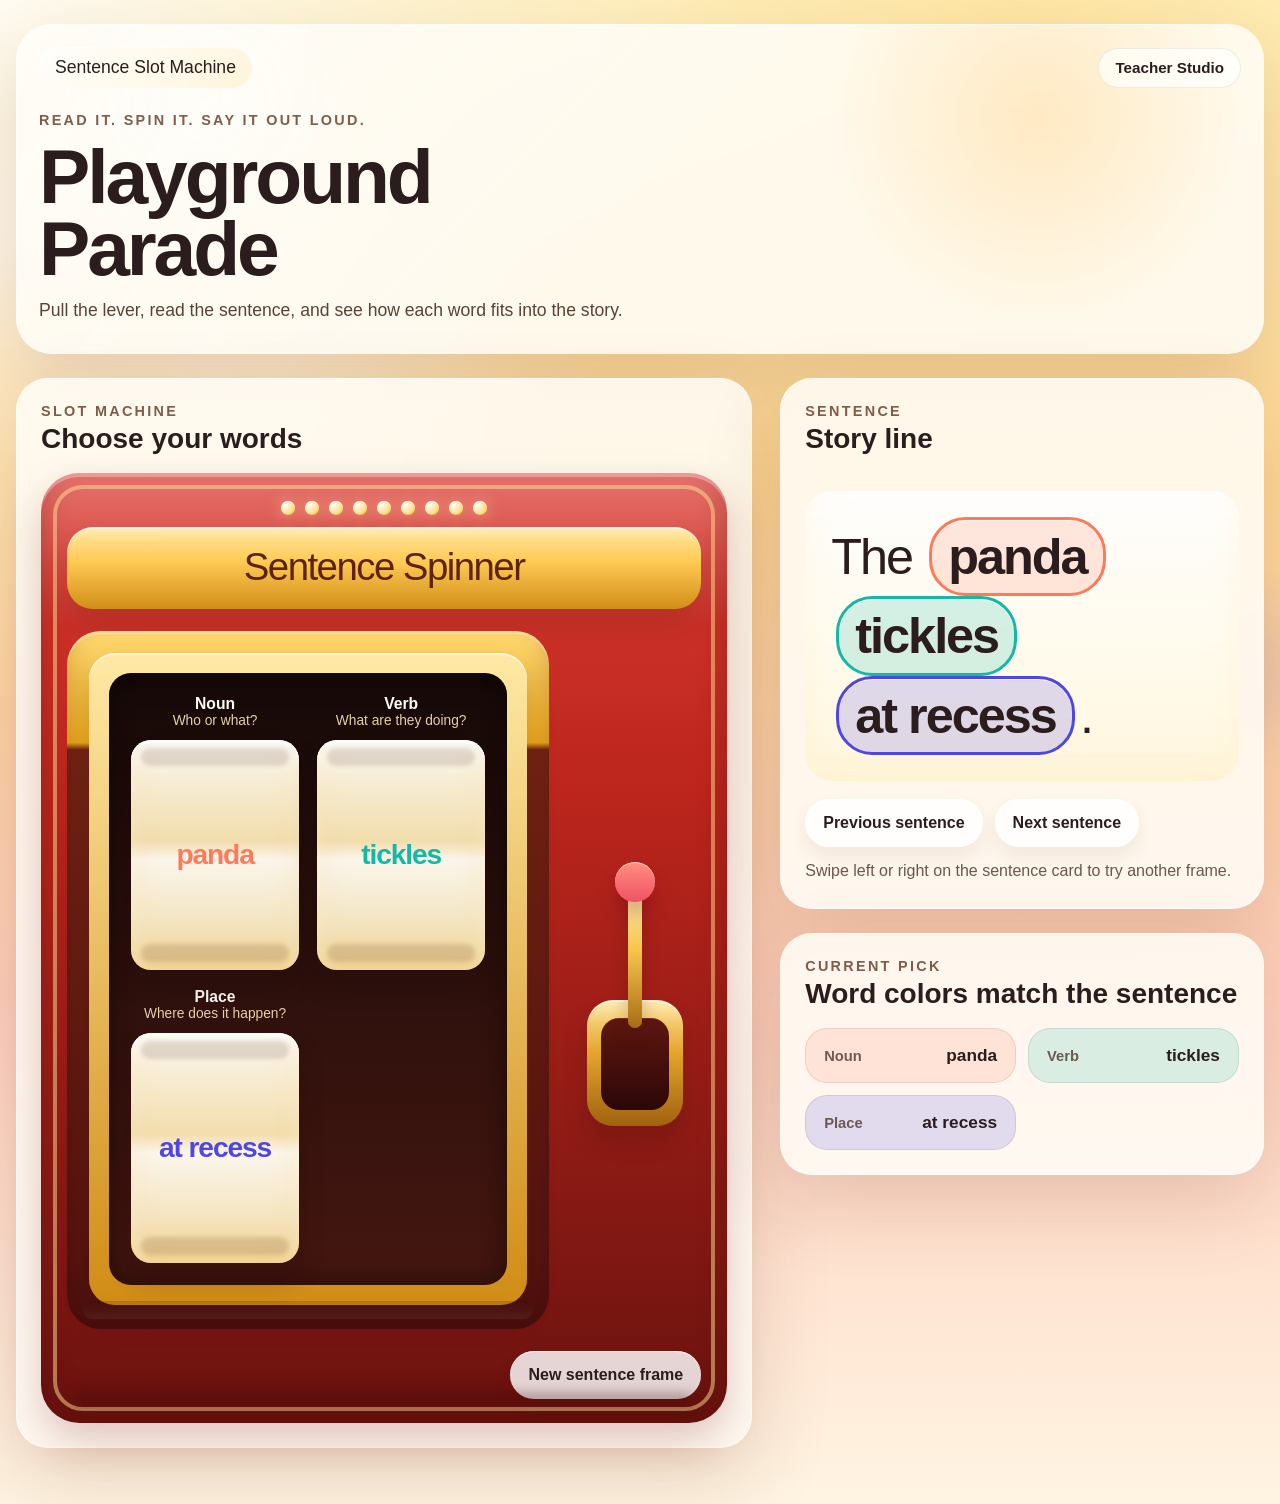
<file: index.html>
<!DOCTYPE html>
<html lang="en">
  <head>
    <meta charset="utf-8">
    <meta name="viewport" content="width=device-width, initial-scale=1">
    <title>Sentence Slot Machine</title>
    <link rel="stylesheet" href="assets/styles.css">
    <script type="module" src="assets/app.js"></script>
  </head>
  <body class="theme-student">
    <div class="page-shell">
      <header class="hero-card">
        <nav class="site-nav" aria-label="Primary">
          <a class="brand-mark" href="index.html">Sentence Slot Machine</a>
          <a class="pill-link" href="teacher.html">Teacher Studio</a>
        </nav>
        <div class="hero-grid">
          <div class="hero-copy">
            <p class="eyebrow">Read it. Spin it. Say it out loud.</p>
            <h1 class="hero-title" id="heroTitle">Sentence Slot Machine</h1>
            <p class="hero-description" id="heroDescription">
              Pull the lever to build a brand-new sentence.
            </p>
            <div class="badge-row" data-debug-only>
              <span class="info-badge" id="sourceBadge">Loading activity...</span>
              <span class="info-badge" id="combinationBadge">Counting combinations...</span>
            </div>
          </div>
          <aside class="hero-note" data-debug-only>
            <p class="hero-note-title">How it works</p>
            <p>
              Each reel controls one kind of word. Match the slot color to the same
              color in the sentence.
            </p>
            <div class="mini-instructions" aria-hidden="true">
              <span>1. Pull the lever</span>
              <span>2. Read the sentence</span>
              <span>3. Switch the words</span>
            </div>
          </aside>
        </div>
      </header>

      <main class="machine-layout">
        <section class="panel-card mobile-spinner-panel">
          <div class="machine-topper">
            <div class="machine-bulbs">
              <span></span>
              <span></span>
              <span></span>
              <span></span>
              <span></span>
              <span></span>
              <span></span>
              <span></span>
              <span></span>
            </div>
            <div class="machine-sign">
              <p class="machine-sign-title">Sentence Spinner</p>
              <p class="machine-sign-caption" data-debug-only>
                Pull the lever or tap a reel word to switch it.
              </p>
            </div>
          </div>
        </section>

        <section class="panel-card machine-panel">
          <div class="panel-heading">
            <div>
              <p class="eyebrow">Slot machine</p>
                <h2>Choose your words</h2>
            </div>
            <p class="panel-copy" data-debug-only>
              Spin all reels together or tap each word window to step it forward.
            </p>
          </div>

          <div class="slot-machine">
            <div class="machine-topper" aria-hidden="true">
              <div class="machine-bulbs">
                <span></span>
                <span></span>
                <span></span>
                <span></span>
                <span></span>
                <span></span>
                <span></span>
                <span></span>
                <span></span>
              </div>
              <div class="machine-sign">
                <p class="machine-sign-title">Sentence Spinner</p>
                <p class="machine-sign-caption" data-debug-only>
                  Pull the lever or tap a reel word to switch it.
                </p>
              </div>
            </div>

            <div class="machine-cabinet">
              <div class="machine-face">
                <div class="machine-window-frame">
                  <div class="reel-grid" id="reelGrid"></div>
                </div>
                <div class="machine-tray" data-debug-only>
                  <p class="machine-tray-text">
                    Tap any word window to step to the next choice.
                  </p>
                </div>
              </div>

              <div class="lever-column">
                <button class="machine-lever" id="spinButton" type="button">
                  <span class="lever-mount" aria-hidden="true"></span>
                  <span class="lever-arm" aria-hidden="true">
                    <span class="lever-ball"></span>
                  </span>
                  <span class="sr-only">Pull the lever</span>
                </button>
                <p class="lever-caption" data-debug-only>
                  <strong>Pull</strong>
                  <span>Spin all reels</span>
                </p>
              </div>
            </div>

            <div class="machine-footer">
              <div class="button-cluster">
                <button
                  class="button button-secondary"
                  id="shuffleSentenceButton"
                  type="button"
                >
                  New sentence frame
                </button>
                <button
                  class="button button-ghost"
                  id="resetWordsButton"
                  type="button"
                  data-debug-only
                >
                  Reset words
                </button>
              </div>
            </div>
          </div>
        </section>

        <section class="sentence-column">
          <div class="panel-card sentence-panel">
            <div class="panel-heading">
              <div>
                <p class="eyebrow">Sentence</p>
                <h2 id="templateTitle">Loading...</h2>
              </div>
              <p class="template-counter" id="templateCounter" data-debug-only>0 / 0</p>
            </div>

            <div class="sentence-stage" id="sentenceStage">
              <p class="sentence-text" id="sentenceText" aria-live="polite"></p>
            </div>

            <div class="sentence-footer">
              <div class="button-cluster">
                <button
                  class="button button-secondary"
                  id="previousTemplateButton"
                  type="button"
                >
                  Previous sentence
                </button>
                <button
                  class="button button-secondary"
                  id="nextTemplateButton"
                  type="button"
                >
                  Next sentence
                </button>
              </div>
              <p class="interaction-hint">
                Swipe left or right on the sentence card to try another frame.
              </p>
            </div>
          </div>

          <div class="panel-card selection-panel">
            <div class="panel-heading">
              <div>
                <p class="eyebrow">Current pick</p>
                <h2>Word colors match the sentence</h2>
              </div>
            </div>
            <div class="selection-summary" id="selectionSummary"></div>
            <p class="support-copy" id="statusMessage" data-debug-only>
              Loading your activity.
            </p>
          </div>
        </section>
      </main>
    </div>
  </body>
</html>
</file>
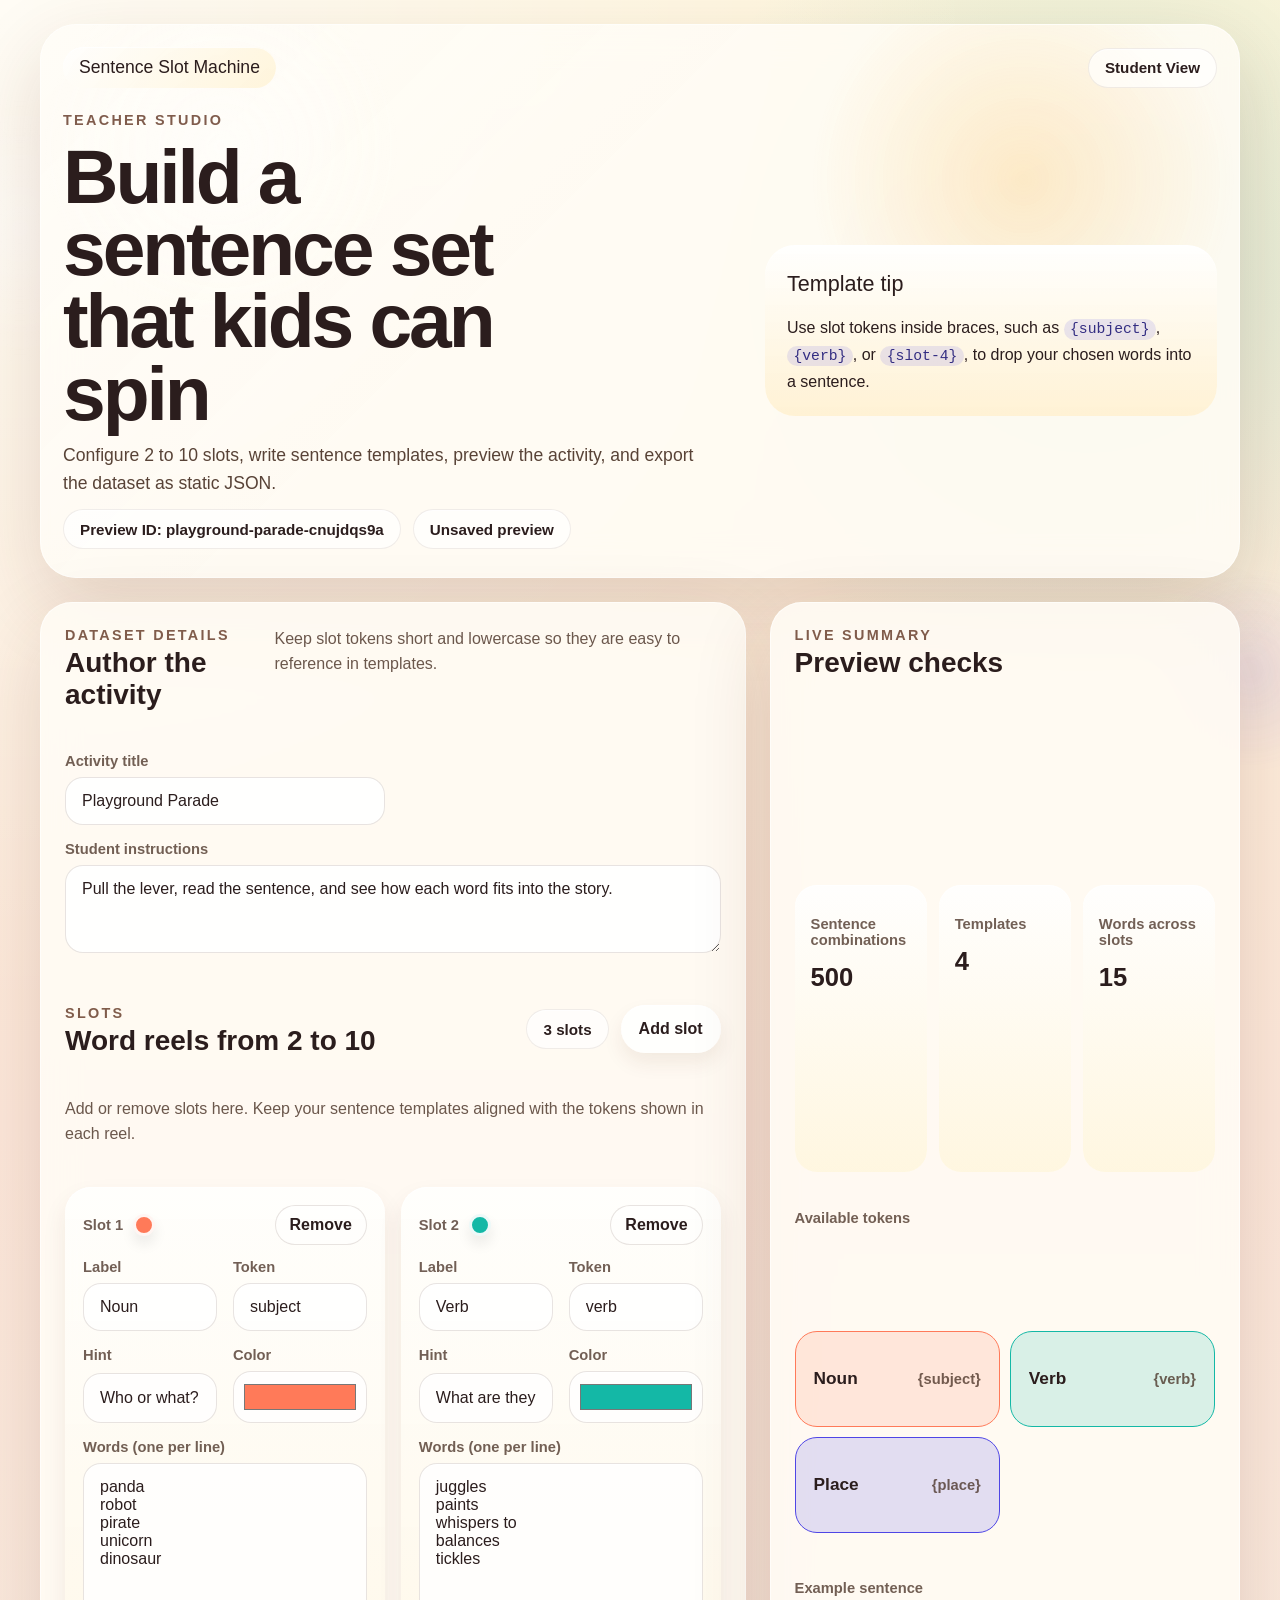
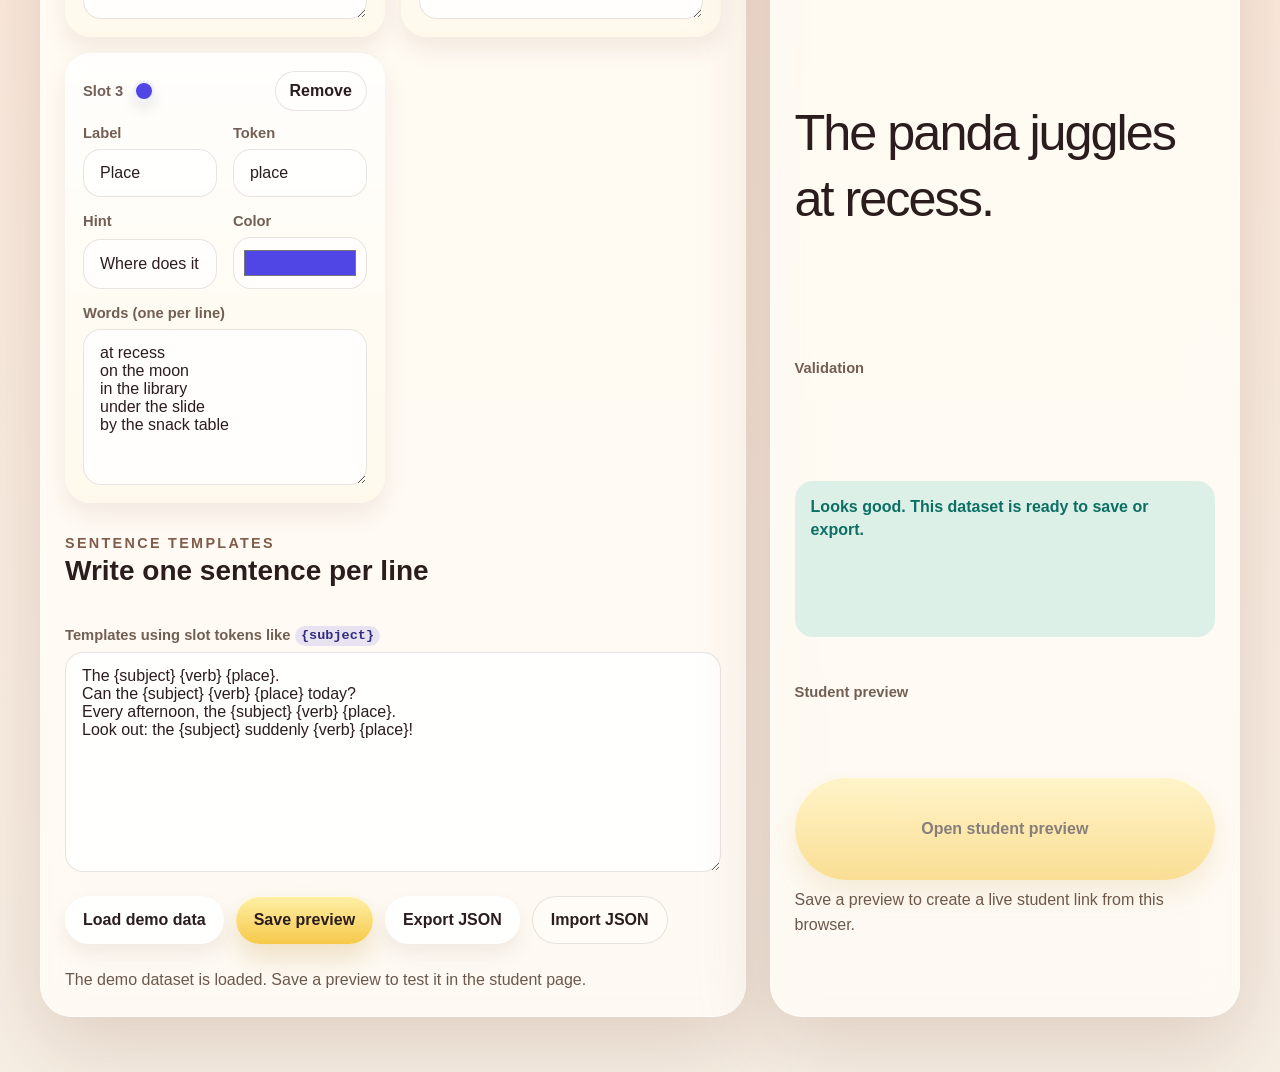
<file: teacher.html>
<!DOCTYPE html>
<html lang="en">
  <head>
    <meta charset="utf-8">
    <meta name="viewport" content="width=device-width, initial-scale=1">
    <title>Sentence Slot Machine Teacher Studio</title>
    <link rel="stylesheet" href="assets/styles.css">
    <script type="module" src="assets/teacher.js"></script>
  </head>
  <body class="theme-teacher">
    <div class="page-shell">
      <header class="hero-card teacher-hero">
        <nav class="site-nav" aria-label="Primary">
          <a class="brand-mark" href="index.html">Sentence Slot Machine</a>
          <a class="pill-link" href="index.html">Student View</a>
        </nav>
        <div class="hero-grid">
          <div class="hero-copy">
            <p class="eyebrow">Teacher studio</p>
            <h1 class="hero-title">Build a sentence set that kids can spin</h1>
            <p class="hero-description">
              Configure 2 to 10 slots, write sentence templates, preview the
              activity, and export the dataset as static JSON.
            </p>
            <div class="badge-row">
              <span class="info-badge" id="datasetIdBadge">Preview ID loading...</span>
              <span class="info-badge" id="dirtyBadge">Unsaved preview</span>
            </div>
          </div>
          <aside class="hero-note">
            <p class="hero-note-title">Template tip</p>
            <p>
              Use slot tokens inside braces, such as <code>{subject}</code>,
              <code>{verb}</code>, or <code>{slot-4}</code>, to drop your chosen
              words into a sentence.
            </p>
          </aside>
        </div>
      </header>

      <main class="studio-layout">
        <section class="panel-card studio-form">
          <div class="panel-heading">
            <div>
              <p class="eyebrow">Dataset details</p>
              <h2>Author the activity</h2>
            </div>
            <p class="panel-copy">
              Keep slot tokens short and lowercase so they are easy to reference in
              templates.
            </p>
          </div>

          <div class="field-grid field-grid-wide">
            <label class="field">
              <span class="field-label">Activity title</span>
              <input class="text-input" id="titleInput" type="text" maxlength="80">
            </label>

            <label class="field field-span-full">
              <span class="field-label">Student instructions</span>
              <textarea
                class="text-area"
                id="descriptionInput"
                rows="3"
                maxlength="220"
              ></textarea>
            </label>
          </div>

          <div class="section-heading">
            <div>
              <p class="eyebrow">Slots</p>
              <h2>Word reels from 2 to 10</h2>
            </div>
            <div class="button-cluster section-actions">
              <span class="info-badge" id="slotCountBadge">3 slots</span>
              <button class="button button-secondary" id="addSlotButton" type="button">
                Add slot
              </button>
            </div>
          </div>

          <p class="support-copy slot-support">
            Add or remove slots here. Keep your sentence templates aligned with the
            tokens shown in each reel.
          </p>

          <div class="slot-editors" id="slotEditors"></div>

          <template id="slotEditorTemplate">
            <article class="slot-editor" data-slot-editor="">
              <div class="slot-editor-header">
                <div class="slot-editor-meta">
                  <span class="slot-index" data-slot-index>Slot 1</span>
                  <span class="slot-chip" data-slot-chip></span>
                </div>
                <button
                  class="button button-ghost slot-remove-button"
                  data-action="remove-slot"
                  type="button"
                >
                  Remove
                </button>
              </div>
              <div class="field-grid">
                <label class="field">
                  <span class="field-label">Label</span>
                  <input
                    class="text-input"
                    data-role="slot-label"
                    type="text"
                    maxlength="30"
                  >
                </label>
                <label class="field">
                  <span class="field-label">Token</span>
                  <input
                    class="text-input"
                    data-role="slot-token"
                    type="text"
                    maxlength="24"
                    spellcheck="false"
                  >
                </label>
                <label class="field">
                  <span class="field-label">Hint</span>
                  <input
                    class="text-input"
                    data-role="slot-hint"
                    type="text"
                    maxlength="40"
                  >
                </label>
                <label class="field">
                  <span class="field-label">Color</span>
                  <input class="color-input" data-role="slot-color" type="color">
                </label>
                <label class="field field-span-full">
                  <span class="field-label">Words (one per line)</span>
                  <textarea class="text-area" data-role="slot-words" rows="7"></textarea>
                </label>
              </div>
            </article>
          </template>

          <div class="section-heading">
            <div>
              <p class="eyebrow">Sentence templates</p>
              <h2>Write one sentence per line</h2>
            </div>
          </div>

          <label class="field">
            <span class="field-label">
              Templates using slot tokens like <code>{subject}</code>
            </span>
            <textarea class="text-area template-area" id="templatesInput" rows="10"></textarea>
          </label>

          <div class="button-cluster action-row">
            <button class="button button-secondary" id="loadDemoButton" type="button">
              Load demo data
            </button>
            <button class="button button-primary" id="savePreviewButton" type="button">
              Save preview
            </button>
            <button class="button button-secondary" id="exportButton" type="button">
              Export JSON
            </button>
            <label class="button button-ghost file-button" for="importInput">
              Import JSON
            </label>
            <input id="importInput" type="file" accept="application/json" hidden>
          </div>

          <p class="support-copy" id="actionStatus">
            Load the demo, make changes, and save a preview to test it in the student
            page.
          </p>
        </section>

        <aside class="panel-card studio-summary">
          <div class="panel-heading">
            <div>
              <p class="eyebrow">Live summary</p>
              <h2>Preview checks</h2>
            </div>
          </div>

          <div class="metric-grid">
            <article class="metric-card">
              <p class="metric-label">Sentence combinations</p>
              <strong class="metric-value" id="comboMetric">0</strong>
            </article>
            <article class="metric-card">
              <p class="metric-label">Templates</p>
              <strong class="metric-value" id="templateMetric">0</strong>
            </article>
            <article class="metric-card">
              <p class="metric-label">Words across slots</p>
              <strong class="metric-value" id="wordMetric">0</strong>
            </article>
          </div>

          <div class="summary-block">
            <p class="summary-title">Available tokens</p>
            <div class="token-list" id="tokenList"></div>
          </div>

          <div class="summary-block">
            <p class="summary-title">Example sentence</p>
            <p class="sample-sentence" id="sampleSentence">
              Add some words and templates to preview a sentence here.
            </p>
          </div>

          <div class="summary-block">
            <p class="summary-title">Validation</p>
            <div class="notice-stack" id="validationList"></div>
          </div>

          <div class="summary-block">
            <p class="summary-title">Student preview</p>
            <a
              class="button button-primary button-block"
              id="openPreviewLink"
              href="index.html"
              target="_blank"
              rel="noreferrer"
              aria-disabled="true"
            >
              Open student preview
            </a>
            <p class="support-copy" id="previewStatus">
              Save a preview to create a live student link from this browser.
            </p>
          </div>
        </aside>
      </main>
    </div>
  </body>
</html>
</file>
<file: assets/styles.css>
:root {
  --ink: #2b1d1d;
  --paper: rgba(255, 252, 245, 0.88);
  --paper-strong: #fffaf0;
  --line: rgba(64, 34, 20, 0.12);
  --shadow: 0 28px 80px rgba(92, 39, 19, 0.16);
  --shadow-soft: 0 18px 40px rgba(92, 39, 19, 0.12);
  --coral: #ff7a59;
  --gold: #f3b542;
  --teal: #14b8a6;
  --indigo: #4f46e5;
  --rose: #ef476f;
  --cream: #fff8df;
  --cream-deep: #ffe6a7;
  --radius-xl: 32px;
  --radius-lg: 24px;
  --radius-md: 18px;
  --font-sans: "Avenir Next Rounded", "Trebuchet MS", "Gill Sans", sans-serif;
  --font-display: "Marker Felt", "Trebuchet MS", "Avenir Next Rounded", sans-serif;
}

*,
*::before,
*::after {
  box-sizing: border-box;
}

html {
  color: var(--ink);
  font-family: var(--font-sans);
}

body {
  margin: 0;
  min-height: 100vh;
  background:
    radial-gradient(circle at top left, rgba(255, 255, 255, 0.8), transparent 36%),
    radial-gradient(circle at 20% 20%, rgba(255, 255, 255, 0.34), transparent 18%),
    radial-gradient(circle at 80% 0%, rgba(255, 216, 127, 0.34), transparent 20%),
    linear-gradient(180deg, #ffefb9 0%, #ffd996 32%, #ffd0bd 66%, #fff4e2 100%);
  color: var(--ink);
  position: relative;
  overflow-x: hidden;
}

body::before,
body::after {
  content: "";
  position: fixed;
  inset: auto;
  border-radius: 999px;
  pointer-events: none;
  filter: blur(6px);
  opacity: 0.6;
}

body::before {
  top: 88px;
  left: -120px;
  width: 280px;
  height: 280px;
  background: radial-gradient(circle, rgba(255, 255, 255, 0.75), transparent 68%);
}

body::after {
  right: -80px;
  bottom: 120px;
  width: 220px;
  height: 220px;
  background: radial-gradient(circle, rgba(79, 70, 229, 0.18), transparent 66%);
}

body.theme-teacher {
  background:
    radial-gradient(circle at top left, rgba(255, 255, 255, 0.74), transparent 34%),
    radial-gradient(circle at 85% 10%, rgba(33, 186, 178, 0.18), transparent 16%),
    linear-gradient(180deg, #fff5da 0%, #fce7da 42%, #f7efe4 100%);
}

body:not(.debug-mode) [data-debug-only] {
  display: none !important;
}

a {
  color: inherit;
  text-decoration: none;
}

code {
  padding: 0.14rem 0.4rem;
  border-radius: 999px;
  background: rgba(79, 70, 229, 0.12);
  color: #332d82;
  font-family: "SFMono-Regular", "Consolas", monospace;
  font-size: 0.92em;
}

.sr-only {
  position: absolute;
  width: 1px;
  height: 1px;
  padding: 0;
  margin: -1px;
  overflow: hidden;
  clip: rect(0, 0, 0, 0);
  white-space: nowrap;
  border: 0;
}

.page-shell {
  width: min(1200px, calc(100% - 32px));
  margin: 0 auto;
  padding: 24px 0 56px;
  position: relative;
  z-index: 1;
}

.theme-student .page-shell {
  width: min(1340px, calc(100% - 32px));
}

.theme-student:not(.debug-mode) .hero-grid {
  grid-template-columns: 1fr;
}

.hero-card,
.panel-card {
  background: var(--paper);
  border: 1px solid rgba(255, 255, 255, 0.62);
  box-shadow: var(--shadow);
  backdrop-filter: blur(18px);
}

.hero-card {
  border-radius: 36px;
  padding: 22px 22px 28px;
  overflow: hidden;
  position: relative;
}

.hero-card::before {
  content: "";
  position: absolute;
  inset: 0;
  background:
    radial-gradient(circle at 15% 22%, rgba(255, 255, 255, 0.42), transparent 16%),
    radial-gradient(circle at 82% 28%, rgba(255, 181, 66, 0.24), transparent 20%),
    linear-gradient(135deg, rgba(255, 255, 255, 0.18), transparent 44%);
  pointer-events: none;
}

.site-nav,
.hero-grid,
.panel-heading,
.machine-layout,
.studio-layout {
  position: relative;
  z-index: 1;
}

.site-nav {
  display: flex;
  align-items: center;
  justify-content: space-between;
  gap: 16px;
}

.brand-mark {
  display: inline-flex;
  align-items: center;
  gap: 12px;
  padding: 10px 16px;
  border-radius: 999px;
  font-family: var(--font-display);
  font-size: 1.1rem;
  background: linear-gradient(135deg, rgba(255, 255, 255, 0.72), rgba(255, 244, 216, 0.9));
  box-shadow: inset 0 1px 0 rgba(255, 255, 255, 0.75);
}

.pill-link,
.info-badge {
  display: inline-flex;
  align-items: center;
  gap: 8px;
  min-height: 40px;
  padding: 10px 16px;
  border-radius: 999px;
  border: 1px solid rgba(66, 36, 16, 0.08);
  background: rgba(255, 255, 255, 0.68);
  box-shadow: inset 0 1px 0 rgba(255, 255, 255, 0.74);
  font-size: 0.95rem;
  font-weight: 700;
}

.pill-link {
  transition: transform 180ms ease, box-shadow 180ms ease;
}

.pill-link:hover {
  transform: translateY(-1px);
  box-shadow: 0 12px 24px rgba(92, 39, 19, 0.12);
}

.info-badge-success {
  background: rgba(20, 184, 166, 0.16);
  color: #0d6f64;
}

.info-badge-warning {
  background: rgba(243, 181, 66, 0.22);
  color: #8f5e00;
}

.hero-grid {
  display: grid;
  grid-template-columns: minmax(0, 1.2fr) minmax(280px, 0.8fr);
  gap: 24px;
  align-items: center;
  margin-top: 24px;
}

.hero-copy {
  display: grid;
  gap: 12px;
}

.eyebrow {
  margin: 0;
  font-size: 0.9rem;
  font-weight: 900;
  letter-spacing: 0.16em;
  text-transform: uppercase;
  color: rgba(88, 42, 22, 0.76);
}

.hero-title {
  margin: 0;
  font-family: var(--font-display);
  font-size: clamp(2.5rem, 6vw, 5rem);
  line-height: 0.94;
  letter-spacing: -0.04em;
  max-width: 12ch;
}

.teacher-hero .hero-title {
  max-width: 11ch;
}

.hero-description {
  margin: 0;
  max-width: 40rem;
  font-size: 1.1rem;
  line-height: 1.6;
  color: rgba(65, 41, 29, 0.88);
}

.badge-row {
  display: flex;
  flex-wrap: wrap;
  gap: 12px;
}

.hero-note {
  padding: 22px;
  border-radius: 30px;
  background:
    linear-gradient(180deg, rgba(255, 255, 255, 0.9), rgba(255, 241, 211, 0.94)),
    var(--paper-strong);
  box-shadow: inset 0 1px 0 rgba(255, 255, 255, 0.84);
  display: grid;
  gap: 14px;
}

.hero-note-title {
  margin: 0;
  font-family: var(--font-display);
  font-size: 1.35rem;
}

.hero-note p {
  margin: 0;
  line-height: 1.6;
}

.mini-instructions {
  display: grid;
  gap: 10px;
}

.mini-instructions span {
  padding: 10px 14px;
  border-radius: 18px;
  background: rgba(255, 230, 169, 0.56);
  font-weight: 700;
}

.machine-layout,
.studio-layout {
  display: grid;
  grid-template-columns: minmax(0, 1.2fr) minmax(320px, 0.8fr);
  gap: 24px;
  margin-top: 24px;
}

.theme-student .machine-layout {
  grid-template-columns: minmax(0, 1.4fr) minmax(360px, 0.92fr);
  gap: 28px;
  align-items: start;
}

.sentence-column,
.studio-summary,
.studio-form {
  display: grid;
  gap: 24px;
}

.panel-card {
  border-radius: var(--radius-xl);
  padding: 24px;
}

.mobile-spinner-panel {
  display: none;
}

.panel-heading {
  display: flex;
  align-items: flex-start;
  justify-content: space-between;
  gap: 18px;
  margin-bottom: 18px;
}

.panel-heading h2,
.section-heading h2 {
  margin: 4px 0 0;
  font-size: 1.75rem;
}

.panel-copy,
.support-copy,
.interaction-hint {
  margin: 0;
  line-height: 1.55;
  color: rgba(65, 41, 29, 0.78);
}

.support-copy[data-tone="success"] {
  color: #0d6f64;
}

.support-copy[data-tone="error"] {
  color: #9d233f;
}

.slot-machine {
  position: relative;
  overflow: hidden;
  padding: 28px 26px 24px;
  border-radius: 38px;
  background:
    linear-gradient(180deg, rgba(255, 255, 255, 0.28), transparent 16%),
    linear-gradient(180deg, #db3b32 0%, #bb251c 34%, #6a120f 100%);
  box-shadow:
    inset 0 4px 0 rgba(255, 255, 255, 0.3),
    inset 0 -20px 30px rgba(79, 13, 10, 0.28),
    0 18px 40px rgba(120, 23, 20, 0.24);
}

.slot-machine::before {
  content: "";
  position: absolute;
  inset: 12px;
  border-radius: 30px;
  border: 4px solid rgba(255, 225, 147, 0.5);
  pointer-events: none;
}

.slot-machine::after {
  content: "";
  position: absolute;
  inset: auto 34px 18px;
  height: 12px;
  border-radius: 999px;
  background: rgba(56, 8, 10, 0.32);
  filter: blur(6px);
  pointer-events: none;
}

.machine-topper {
  display: grid;
  justify-items: center;
  gap: 12px;
  margin-bottom: 22px;
}

.machine-bulbs {
  display: flex;
  flex-wrap: wrap;
  justify-content: center;
  gap: 10px;
}

.machine-bulbs span {
  width: 14px;
  height: 14px;
  border-radius: 50%;
  background: radial-gradient(circle at 30% 30%, #fffdf4, #ffe194 58%, #efae24 100%);
  box-shadow:
    0 0 16px rgba(255, 237, 173, 0.52),
    inset 0 1px 0 rgba(255, 255, 255, 0.84);
  animation: bulb-twinkle 1.8s steps(2, end) infinite;
}

.machine-bulbs span:nth-child(odd) {
  animation-delay: 0.3s;
}

.machine-sign {
  width: min(100%, 680px);
  padding: 18px 28px 20px;
  border-radius: 26px;
  text-align: center;
  background:
    linear-gradient(180deg, rgba(255, 255, 255, 0.22), transparent 18%),
    linear-gradient(180deg, #ffe8a1 0%, #ffca55 42%, #d18e17 100%);
  color: #5f230d;
  box-shadow:
    inset 0 2px 0 rgba(255, 255, 255, 0.56),
    0 16px 28px rgba(86, 27, 4, 0.2);
}

.machine-sign-title,
.machine-sign-caption {
  margin: 0;
}

.machine-sign-title {
  font-family: var(--font-display);
  font-size: clamp(1.8rem, 3vw, 2.5rem);
  letter-spacing: -0.04em;
}

.machine-sign-caption {
  margin-top: 6px;
  font-weight: 800;
  color: rgba(95, 35, 13, 0.82);
}

.machine-cabinet {
  display: grid;
  grid-template-columns: minmax(0, 1fr) 132px;
  gap: 20px;
  align-items: center;
}

.machine-face {
  position: relative;
  padding: 22px 22px 24px;
  border-radius: 34px;
  background:
    linear-gradient(180deg, #ffd872 0%, #f0ac1f 16%, #762514 17%, #54120f 100%);
  box-shadow:
    inset 0 3px 0 rgba(255, 255, 255, 0.28),
    inset 0 -18px 28px rgba(34, 0, 0, 0.22);
}

.machine-face::after {
  content: "";
  position: absolute;
  left: 16px;
  right: 16px;
  bottom: 10px;
  height: 18px;
  border-radius: 999px;
  background: linear-gradient(180deg, rgba(38, 4, 4, 0.18), rgba(255, 255, 255, 0.06));
}

.machine-window-frame {
  padding: 20px;
  border-radius: 26px;
  background:
    linear-gradient(180deg, #ffe9a5 0%, #d08c15 100%);
  box-shadow:
    inset 0 2px 0 rgba(255, 255, 255, 0.6),
    0 16px 28px rgba(52, 12, 6, 0.18);
}

.reel-grid {
  display: grid;
  grid-template-columns: repeat(auto-fit, minmax(160px, 1fr));
  gap: 18px;
  padding: 22px;
  border-radius: 22px;
  background:
    linear-gradient(180deg, rgba(17, 5, 5, 0.98), rgba(63, 17, 15, 0.96));
  box-shadow:
    inset 0 10px 24px rgba(0, 0, 0, 0.3),
    inset 0 -12px 20px rgba(0, 0, 0, 0.2);
}

.reel-card {
  display: grid;
  gap: 12px;
  color: #fffdf8;
}

.reel-card.is-spinning .reel-window {
  animation: reel-shiver 180ms linear infinite;
}

.reel-card.is-spinning .reel-word {
  filter: blur(1px);
}

.reel-header {
  display: grid;
  justify-items: center;
  gap: 6px;
  text-align: center;
}

.reel-label,
.reel-hint,
.reel-count {
  margin: 0;
}

.reel-label {
  font-size: 0.98rem;
  font-weight: 900;
}

.reel-hint,
.reel-count {
  font-size: 0.86rem;
  color: rgba(255, 236, 190, 0.88);
}

.reel-window {
  appearance: none;
  width: 100%;
  min-height: clamp(140px, 18vw, 230px);
  padding: 24px 18px;
  border: 0;
  border-radius: 20px;
  background:
    linear-gradient(180deg, rgba(255, 252, 244, 0.98), rgba(255, 234, 183, 0.94) 44%, rgba(255, 250, 240, 0.98) 52%, rgba(255, 233, 174, 0.92) 100%);
  box-shadow:
    inset 0 3px 0 rgba(255, 255, 255, 0.82),
    inset 0 18px 26px rgba(255, 255, 255, 0.34),
    inset 0 -22px 30px rgba(255, 191, 71, 0.2),
    0 16px 26px rgba(30, 8, 8, 0.24);
  display: flex;
  align-items: center;
  justify-content: center;
  text-align: center;
  cursor: pointer;
  position: relative;
  transition: transform 180ms ease, box-shadow 180ms ease;
}

.reel-window::before,
.reel-window::after {
  content: "";
  position: absolute;
  left: 10px;
  right: 10px;
  height: 18px;
  border-radius: 999px;
  background: rgba(72, 24, 12, 0.14);
  filter: blur(2px);
  pointer-events: none;
}

.reel-window::before {
  top: 8px;
}

.reel-window::after {
  bottom: 8px;
}

.reel-window:hover:not(:disabled) {
  transform: translateY(-2px);
  box-shadow:
    inset 0 3px 0 rgba(255, 255, 255, 0.82),
    inset 0 18px 26px rgba(255, 255, 255, 0.34),
    inset 0 -22px 30px rgba(255, 191, 71, 0.2),
    0 18px 28px rgba(30, 8, 8, 0.28);
}

.reel-window:disabled {
  cursor: not-allowed;
}

.reel-window:focus-visible,
.machine-lever:focus-visible {
  outline: 4px solid rgba(255, 244, 196, 0.86);
  outline-offset: 4px;
}

.reel-window.is-bumped {
  animation: reel-bump 260ms ease;
}

.reel-word {
  margin: 0;
  color: var(--slot-color);
  max-width: 100%;
  font-size: clamp(1.2rem, 2.2vw, 1.8rem);
  font-weight: 900;
  line-height: 1.12;
  letter-spacing: -0.04em;
  text-wrap: balance;
}

.button-cluster,
.sentence-footer,
.action-row {
  display: flex;
  flex-wrap: wrap;
  gap: 12px;
}

.machine-footer {
  display: flex;
  align-items: center;
  justify-content: flex-end;
  gap: 18px;
  margin-top: 22px;
  flex-wrap: wrap;
}

.button {
  appearance: none;
  border: 0;
  border-radius: 999px;
  min-height: 48px;
  padding: 0 18px;
  display: inline-flex;
  align-items: center;
  justify-content: center;
  gap: 10px;
  font: inherit;
  font-weight: 800;
  color: var(--ink);
  cursor: pointer;
  transition: transform 180ms ease, box-shadow 180ms ease, opacity 180ms ease;
  text-align: center;
}

.button:hover:not(:disabled) {
  transform: translateY(-1px);
}

.button:disabled,
.button[aria-disabled="true"] {
  cursor: not-allowed;
  opacity: 0.56;
  transform: none;
}

.button-primary {
  background: linear-gradient(180deg, #fff0a8 0%, #f6c94a 100%);
  box-shadow:
    inset 0 1px 0 rgba(255, 255, 255, 0.72),
    0 14px 28px rgba(169, 116, 6, 0.2);
}

.button-secondary {
  background: rgba(255, 255, 255, 0.82);
  box-shadow:
    inset 0 1px 0 rgba(255, 255, 255, 0.82),
    0 10px 20px rgba(85, 43, 18, 0.08);
}

.button-ghost {
  background: rgba(255, 255, 255, 0.34);
  border: 1px solid rgba(66, 36, 16, 0.12);
}

.button-block {
  width: 100%;
}

.machine-tray {
  margin-top: 16px;
  padding: 12px 18px 14px;
  border-radius: 18px 18px 28px 28px;
  background:
    linear-gradient(180deg, rgba(255, 255, 255, 0.08), transparent 26%),
    linear-gradient(180deg, #4b1211 0%, #32090b 100%);
  box-shadow: inset 0 1px 0 rgba(255, 255, 255, 0.12);
}

.machine-tray-text {
  margin: 0;
  text-align: center;
  color: #ffe8a8;
  font-weight: 800;
}

.lever-column {
  display: grid;
  justify-items: center;
  gap: 10px;
}

.machine-lever {
  appearance: none;
  width: 132px;
  height: 292px;
  border: 0;
  background: none;
  padding: 0;
  position: relative;
  cursor: pointer;
}

.machine-lever:disabled {
  cursor: not-allowed;
  opacity: 0.82;
}

.lever-mount {
  position: absolute;
  left: 18px;
  right: 18px;
  bottom: 0;
  height: 126px;
  border-radius: 26px;
  background:
    linear-gradient(180deg, rgba(255, 255, 255, 0.28), transparent 18%),
    linear-gradient(180deg, #ffe49a 0%, #e5a42c 42%, #9f620f 100%);
  box-shadow:
    inset 0 2px 0 rgba(255, 255, 255, 0.54),
    0 16px 24px rgba(66, 12, 8, 0.22);
}

.lever-mount::before {
  content: "";
  position: absolute;
  inset: 18px 14px 16px;
  border-radius: 18px;
  background: linear-gradient(180deg, #5f170f, #2c0708);
  box-shadow: inset 0 1px 0 rgba(255, 255, 255, 0.1);
}

.lever-arm {
  position: absolute;
  left: 59px;
  bottom: 98px;
  width: 14px;
  height: 148px;
  border-radius: 999px;
  transform-origin: 50% 100%;
  transform: translateY(0);
  transition: transform 240ms ease;
  background: linear-gradient(180deg, #fff5c4 0%, #f5c44b 48%, #a86c14 100%);
  box-shadow:
    inset 0 1px 0 rgba(255, 255, 255, 0.68),
    0 10px 18px rgba(66, 12, 8, 0.24);
}

.machine-lever.is-pulled .lever-arm {
  transform: translateY(34px);
}

.lever-ball {
  position: absolute;
  top: -18px;
  left: -13px;
  width: 40px;
  height: 40px;
  border-radius: 50%;
  background: linear-gradient(180deg, #ff8e7f 0%, #f05264 100%);
  box-shadow:
    inset 0 1px 0 rgba(255, 255, 255, 0.58),
    0 12px 18px rgba(112, 8, 30, 0.26);
}

.lever-caption {
  margin: 0;
  display: grid;
  gap: 2px;
  text-align: center;
  color: #fff4d1;
  font-weight: 800;
}

.lever-caption span {
  font-size: 0.86rem;
  color: rgba(255, 239, 186, 0.84);
}

.sentence-panel {
  display: grid;
  gap: 18px;
}

.template-counter {
  padding: 10px 14px;
  border-radius: 999px;
  background: rgba(79, 70, 229, 0.14);
  color: #332d82;
  font-weight: 800;
}

.sentence-stage {
  min-height: 220px;
  padding: 26px;
  border-radius: 28px;
  background:
    linear-gradient(180deg, rgba(255, 255, 255, 0.88), rgba(255, 246, 221, 0.94)),
    var(--paper-strong);
  box-shadow:
    inset 0 1px 0 rgba(255, 255, 255, 0.82),
    inset 0 -16px 30px rgba(255, 227, 159, 0.18);
  display: flex;
  align-items: center;
  touch-action: pan-y;
}

.sentence-stage.is-animating {
  animation: stage-bob 380ms ease;
}

.sentence-text,
.sample-sentence {
  margin: 0;
  font-size: clamp(1.8rem, 4.1vw, 3.15rem);
  line-height: 1.3;
  letter-spacing: -0.04em;
}

.sentence-token {
  display: inline-flex;
  align-items: center;
  margin: 0 0.1em;
  padding: 0.08em 0.32em;
  border: 3px solid var(--slot-color);
  border-radius: 0.72em;
  box-shadow: inset 0 1px 0 rgba(255, 255, 255, 0.74);
  font-weight: 900;
  position: relative;
  transition: transform 160ms ease, box-shadow 160ms ease;
}

.sentence-token.is-updating {
  animation: token-pop 480ms ease both;
}

@media (hover: hover) and (pointer: fine) {
  .sentence-token[data-slot-label] {
    cursor: help;
  }

  .sentence-token[data-slot-label]:hover {
    transform: translateY(-2px);
    box-shadow:
      inset 0 1px 0 rgba(255, 255, 255, 0.74),
      0 10px 18px rgba(65, 41, 29, 0.16);
  }

  .sentence-token[data-slot-label]:hover::after {
    content: attr(data-slot-label);
    position: absolute;
    left: 50%;
    bottom: calc(100% + 12px);
    transform: translateX(-50%);
    padding: 0.38rem 0.65rem;
    border: 2px solid var(--slot-color);
    border-radius: 999px;
    background: rgba(43, 29, 29, 0.94);
    box-shadow: 0 10px 24px rgba(65, 41, 29, 0.18);
    color: #fff8df;
    font-size: clamp(0.78rem, 0.35em, 0.95rem);
    font-weight: 800;
    letter-spacing: 0.04em;
    line-height: 1;
    white-space: nowrap;
    pointer-events: none;
    z-index: 2;
  }

  .sentence-token[data-slot-label]:hover::before {
    content: "";
    position: absolute;
    left: 50%;
    bottom: calc(100% + 4px);
    width: 12px;
    height: 12px;
    transform: translateX(-50%) rotate(45deg);
    border-right: 2px solid var(--slot-color);
    border-bottom: 2px solid var(--slot-color);
    background: rgba(43, 29, 29, 0.94);
    pointer-events: none;
    z-index: 1;
  }
}

.selection-summary {
  display: grid;
  grid-template-columns: repeat(auto-fit, minmax(180px, 1fr));
  gap: 12px;
}

.selection-chip,
.token-chip {
  display: flex;
  align-items: center;
  justify-content: space-between;
  gap: 12px;
  padding: 16px 18px;
  border-radius: 22px;
  border: 1px solid rgba(66, 36, 16, 0.1);
}

.selection-label,
.token-chip span,
.metric-label,
.summary-title,
.field-label,
.slot-index {
  font-size: 0.92rem;
  font-weight: 800;
  color: rgba(65, 41, 29, 0.74);
}

.selection-word,
.token-chip strong {
  font-size: 1.08rem;
}

.interaction-hint {
  align-self: center;
}

.field-grid {
  display: grid;
  grid-template-columns: repeat(2, minmax(0, 1fr));
  gap: 16px;
}

.field-grid-wide {
  margin-bottom: 20px;
}

.field,
.summary-block {
  display: grid;
  gap: 8px;
}

.field-span-full {
  grid-column: 1 / -1;
}

.text-input,
.text-area,
.color-input {
  width: 100%;
  border: 1px solid rgba(66, 36, 16, 0.12);
  border-radius: 18px;
  background: rgba(255, 255, 255, 0.84);
  color: var(--ink);
  font: inherit;
  padding: 14px 16px;
  box-shadow: inset 0 1px 0 rgba(255, 255, 255, 0.8);
}

.text-input:focus,
.text-area:focus,
.color-input:focus {
  outline: 3px solid rgba(79, 70, 229, 0.2);
  border-color: rgba(79, 70, 229, 0.42);
}

.text-area {
  resize: vertical;
  min-height: 88px;
}

.template-area {
  min-height: 220px;
}

.color-input {
  min-height: 52px;
  padding: 8px;
}

.section-heading {
  display: flex;
  align-items: flex-start;
  justify-content: space-between;
  gap: 16px;
  flex-wrap: wrap;
  margin: 8px 0 16px;
}

.section-actions {
  align-items: center;
}

.slot-support {
  margin-bottom: 16px;
}

.slot-editors {
  display: grid;
  grid-template-columns: repeat(auto-fit, minmax(min(280px, 100%), 1fr));
  gap: 16px;
}

.slot-editor {
  padding: 18px;
  border-radius: 26px;
  background:
    linear-gradient(180deg, rgba(255, 255, 255, 0.78), rgba(255, 249, 235, 0.92));
  box-shadow:
    inset 0 1px 0 rgba(255, 255, 255, 0.84),
    0 12px 24px rgba(85, 43, 18, 0.08);
}

.slot-editor-header {
  display: flex;
  align-items: center;
  justify-content: space-between;
  margin-bottom: 14px;
}

.slot-editor-meta {
  display: flex;
  align-items: center;
  gap: 10px;
}

.slot-remove-button {
  min-height: 40px;
  padding: 0 14px;
}

.slot-chip {
  width: 22px;
  height: 22px;
  border-radius: 50%;
  border: 3px solid rgba(255, 255, 255, 0.92);
  box-shadow: 0 8px 14px rgba(0, 0, 0, 0.08);
}

.metric-grid {
  display: grid;
  grid-template-columns: repeat(3, minmax(0, 1fr));
  gap: 12px;
}

.metric-card {
  padding: 16px;
  border-radius: 22px;
  background:
    linear-gradient(180deg, rgba(255, 255, 255, 0.86), rgba(255, 246, 221, 0.86));
  box-shadow: inset 0 1px 0 rgba(255, 255, 255, 0.82);
}

.metric-value {
  display: block;
  margin-top: 8px;
  font-size: clamp(1.3rem, 2vw, 1.85rem);
}

.token-list {
  display: grid;
  grid-template-columns: repeat(auto-fit, minmax(180px, 1fr));
  gap: 10px;
}

.notice-stack {
  display: grid;
  gap: 10px;
}

.notice {
  padding: 14px 16px;
  border-radius: 18px;
  font-weight: 700;
  line-height: 1.45;
}

.notice-success {
  background: rgba(20, 184, 166, 0.14);
  color: #0d6f64;
}

.notice-warning {
  background: rgba(243, 181, 66, 0.2);
  color: #8f5e00;
}

.notice-error {
  background: rgba(239, 71, 111, 0.16);
  color: #9d233f;
}

.summary-block + .summary-block {
  margin-top: 8px;
}

.button[aria-disabled="true"] {
  pointer-events: none;
}

@keyframes reel-shiver {
  0%,
  100% {
    transform: translateX(0);
  }
  25% {
    transform: translateX(-1px);
  }
  75% {
    transform: translateX(1px);
  }
}

@keyframes reel-bump {
  0% {
    transform: translateY(0);
  }
  50% {
    transform: translateY(-4px) scale(1.01);
  }
  100% {
    transform: translateY(0);
  }
}

@keyframes token-pop {
  0% {
    opacity: 0;
    transform: translateY(12px) rotate(-3deg) scale(0.96);
  }
  60% {
    opacity: 1;
    transform: translateY(-3px) rotate(1deg) scale(1.03);
  }
  100% {
    opacity: 1;
    transform: translateY(0) rotate(0deg) scale(1);
  }
}

@keyframes stage-bob {
  0% {
    transform: scale(0.985) translateY(4px);
  }
  60% {
    transform: scale(1.01) translateY(-2px);
  }
  100% {
    transform: scale(1) translateY(0);
  }
}

@keyframes bulb-twinkle {
  0%,
  100% {
    opacity: 1;
    transform: scale(1);
  }
  50% {
    opacity: 0.72;
    transform: scale(0.92);
  }
}

@media (max-width: 1080px) {
  .machine-layout,
  .studio-layout {
    grid-template-columns: 1fr;
  }

  .theme-student .machine-layout {
    grid-template-columns: 1fr;
  }

  .hero-grid {
    grid-template-columns: 1fr;
  }

  .hero-title,
  .teacher-hero .hero-title {
    max-width: none;
  }
}

@media (max-width: 820px) {
  .slot-editors,
  .metric-grid,
  .field-grid {
    grid-template-columns: 1fr;
  }

  .page-shell {
    width: min(100% - 24px, 1200px);
  }

  .theme-student .page-shell {
    width: min(100% - 20px, 1000px);
  }

  .panel-card,
  .hero-card {
    padding: 20px;
  }
}

@media (max-width: 900px) {
  .theme-student .machine-layout {
    grid-template-columns: 1fr;
    gap: 20px;
  }

  .theme-student .sentence-column {
    gap: 20px;
  }

  .theme-student .panel-heading {
    flex-direction: column;
    align-items: stretch;
  }

  .theme-student .panel-heading h2 {
    font-size: 1.55rem;
  }

  .theme-student .slot-machine {
    padding: 22px 18px 18px;
  }

  .theme-student .machine-sign {
    width: 100%;
    padding: 16px 20px 18px;
  }

  .theme-student .machine-cabinet {
    grid-template-columns: 1fr;
    gap: 18px;
  }

  .theme-student .lever-column {
    grid-template-columns: auto 1fr;
    align-items: center;
    justify-items: start;
    gap: 14px;
    padding: 0 4px;
  }

  .theme-student .lever-caption {
    text-align: left;
  }

  .theme-student .machine-footer {
    justify-content: stretch;
  }

  .theme-student .machine-footer .button-cluster {
    width: 100%;
  }

  .theme-student .machine-footer .button {
    flex: 1 1 220px;
  }

  .theme-student .sentence-stage {
    min-height: 180px;
  }
}

@media (max-width: 680px) {
  .site-nav,
  .panel-heading,
  .machine-footer {
    flex-direction: column;
    align-items: stretch;
  }

  .machine-cabinet {
    grid-template-columns: 1fr;
  }

  .lever-column {
    order: 2;
  }

  .reel-grid {
    grid-template-columns: 1fr;
  }

  .sentence-text,
  .sample-sentence {
    font-size: 1.75rem;
  }

  .button,
  .pill-link,
  .info-badge {
    width: 100%;
  }

  .button-cluster,
  .sentence-footer {
    width: 100%;
  }

  .button-cluster .button {
    flex: 1 1 100%;
  }
}

@media (max-width: 640px) {
  .theme-student .machine-layout {
    display: grid;
    grid-template-columns: 1fr;
  }

  .theme-student .mobile-spinner-panel {
    display: block;
    order: 1;
    padding: 14px 14px 12px;
  }

  .theme-student .mobile-spinner-panel .machine-topper {
    margin: 0;
    gap: 8px;
  }

  .theme-student .mobile-spinner-panel .machine-bulbs {
    display: none;
  }

  .theme-student .mobile-spinner-panel .machine-sign {
    width: 100%;
    padding: 12px 14px 14px;
    border-radius: 18px;
  }

  .theme-student .mobile-spinner-panel .machine-sign-title {
    font-size: clamp(1.45rem, 8vw, 1.9rem);
  }

  .theme-student .mobile-spinner-panel .machine-sign-caption {
    margin-top: 4px;
    font-size: 0.9rem;
    line-height: 1.3;
  }

  .theme-student .sentence-column {
    gap: 12px;
  }

  .theme-student .machine-panel .slot-machine .machine-topper {
    display: none;
  }

  .theme-student .hero-title {
    font-size: clamp(2.05rem, 12vw, 3rem);
  }

  .theme-student .hero-description {
    font-size: 1rem;
  }

  .theme-student .eyebrow {
    font-size: 0.78rem;
    letter-spacing: 0.14em;
  }

  .theme-student .slot-machine {
    padding: 18px 14px 16px;
    border-radius: 30px;
  }

  .theme-student .slot-machine::before {
    inset: 9px;
    border-radius: 24px;
  }

  .theme-student .machine-topper {
    gap: 10px;
    margin-bottom: 16px;
  }

  .theme-student .machine-bulbs {
    gap: 8px;
  }

  .theme-student .machine-bulbs span {
    width: 11px;
    height: 11px;
  }

  .theme-student .machine-sign {
    padding: 14px 16px 16px;
    border-radius: 22px;
  }

  .theme-student .machine-sign-title {
    font-size: clamp(1.65rem, 9vw, 2.2rem);
  }

  .theme-student .machine-sign-caption {
    font-size: 0.96rem;
    line-height: 1.35;
  }

  .theme-student .machine-face {
    padding: 14px 14px 16px;
    border-radius: 26px;
  }

  .theme-student .machine-window-frame {
    padding: 12px;
    border-radius: 20px;
  }

  .theme-student .reel-grid {
    grid-template-columns: 1fr;
    gap: 14px;
    padding: 14px;
    border-radius: 18px;
  }

  .theme-student .reel-card {
    gap: 8px;
  }

  .theme-student .reel-header {
    gap: 4px;
  }

  .theme-student .reel-label {
    font-size: 0.95rem;
  }

  .theme-student .reel-hint,
  .theme-student .reel-count {
    font-size: 0.8rem;
  }

  .theme-student .reel-window {
    min-height: 112px;
    padding: 16px 14px;
    border-radius: 16px;
  }

  .theme-student .reel-window::before,
  .theme-student .reel-window::after {
    left: 8px;
    right: 8px;
    height: 12px;
  }

  .theme-student .reel-word {
    font-size: clamp(1.35rem, 8vw, 1.9rem);
    line-height: 1.04;
  }

  .theme-student .machine-tray {
    margin-top: 12px;
    padding: 10px 14px 12px;
  }

  .theme-student .machine-tray-text {
    font-size: 0.94rem;
  }

  .theme-student .lever-column {
    grid-template-columns: 1fr;
    justify-items: center;
    gap: 8px;
    padding: 0;
  }

  .theme-student .lever-caption {
    text-align: center;
    color: #ffe8a8;
  }

  .theme-student .machine-lever {
    width: 100px;
    height: 182px;
  }

  .theme-student .lever-mount {
    left: 12px;
    right: 12px;
    height: 88px;
    border-radius: 20px;
  }

  .theme-student .lever-mount::before {
    inset: 12px 10px 12px;
    border-radius: 14px;
  }

  .theme-student .lever-arm {
    left: 44px;
    bottom: 66px;
    width: 11px;
    height: 92px;
  }

  .theme-student .machine-lever.is-pulled .lever-arm {
    transform: translateY(18px);
  }

  .theme-student .lever-ball {
    top: -14px;
    left: -11px;
    width: 32px;
    height: 32px;
  }

  .theme-student .machine-footer {
    margin-top: 16px;
  }

  .theme-student .machine-footer .button,
  .theme-student .sentence-footer .button {
    width: 100%;
  }

  .theme-student .sentence-panel,
  .theme-student .selection-panel {
    gap: 12px;
    padding: 16px;
  }

  .theme-student .template-counter {
    align-self: flex-start;
    padding: 8px 12px;
  }

  .theme-student .sentence-stage {
    min-height: 0;
    padding: 14px 16px;
    border-radius: 20px;
  }

  .theme-student .sentence-text {
    font-size: clamp(1.55rem, 8.3vw, 2.15rem);
    line-height: 1.14;
  }

  .theme-student .sentence-token {
    margin: 0 0.05em;
    padding: 0.08em 0.26em;
    border-width: 2px;
  }

  .theme-student .sentence-footer {
    gap: 10px;
  }

  .theme-student .sentence-footer .button-cluster {
    display: grid;
    grid-template-columns: repeat(2, minmax(0, 1fr));
    gap: 10px;
    width: 100%;
  }

  .theme-student .sentence-footer .button {
    min-height: 44px;
    padding: 0 12px;
    font-size: 0.98rem;
  }

  .theme-student .interaction-hint {
    font-size: 0.95rem;
    line-height: 1.4;
  }

  .theme-student .selection-chip {
    padding: 12px 14px;
  }
}
</file>
